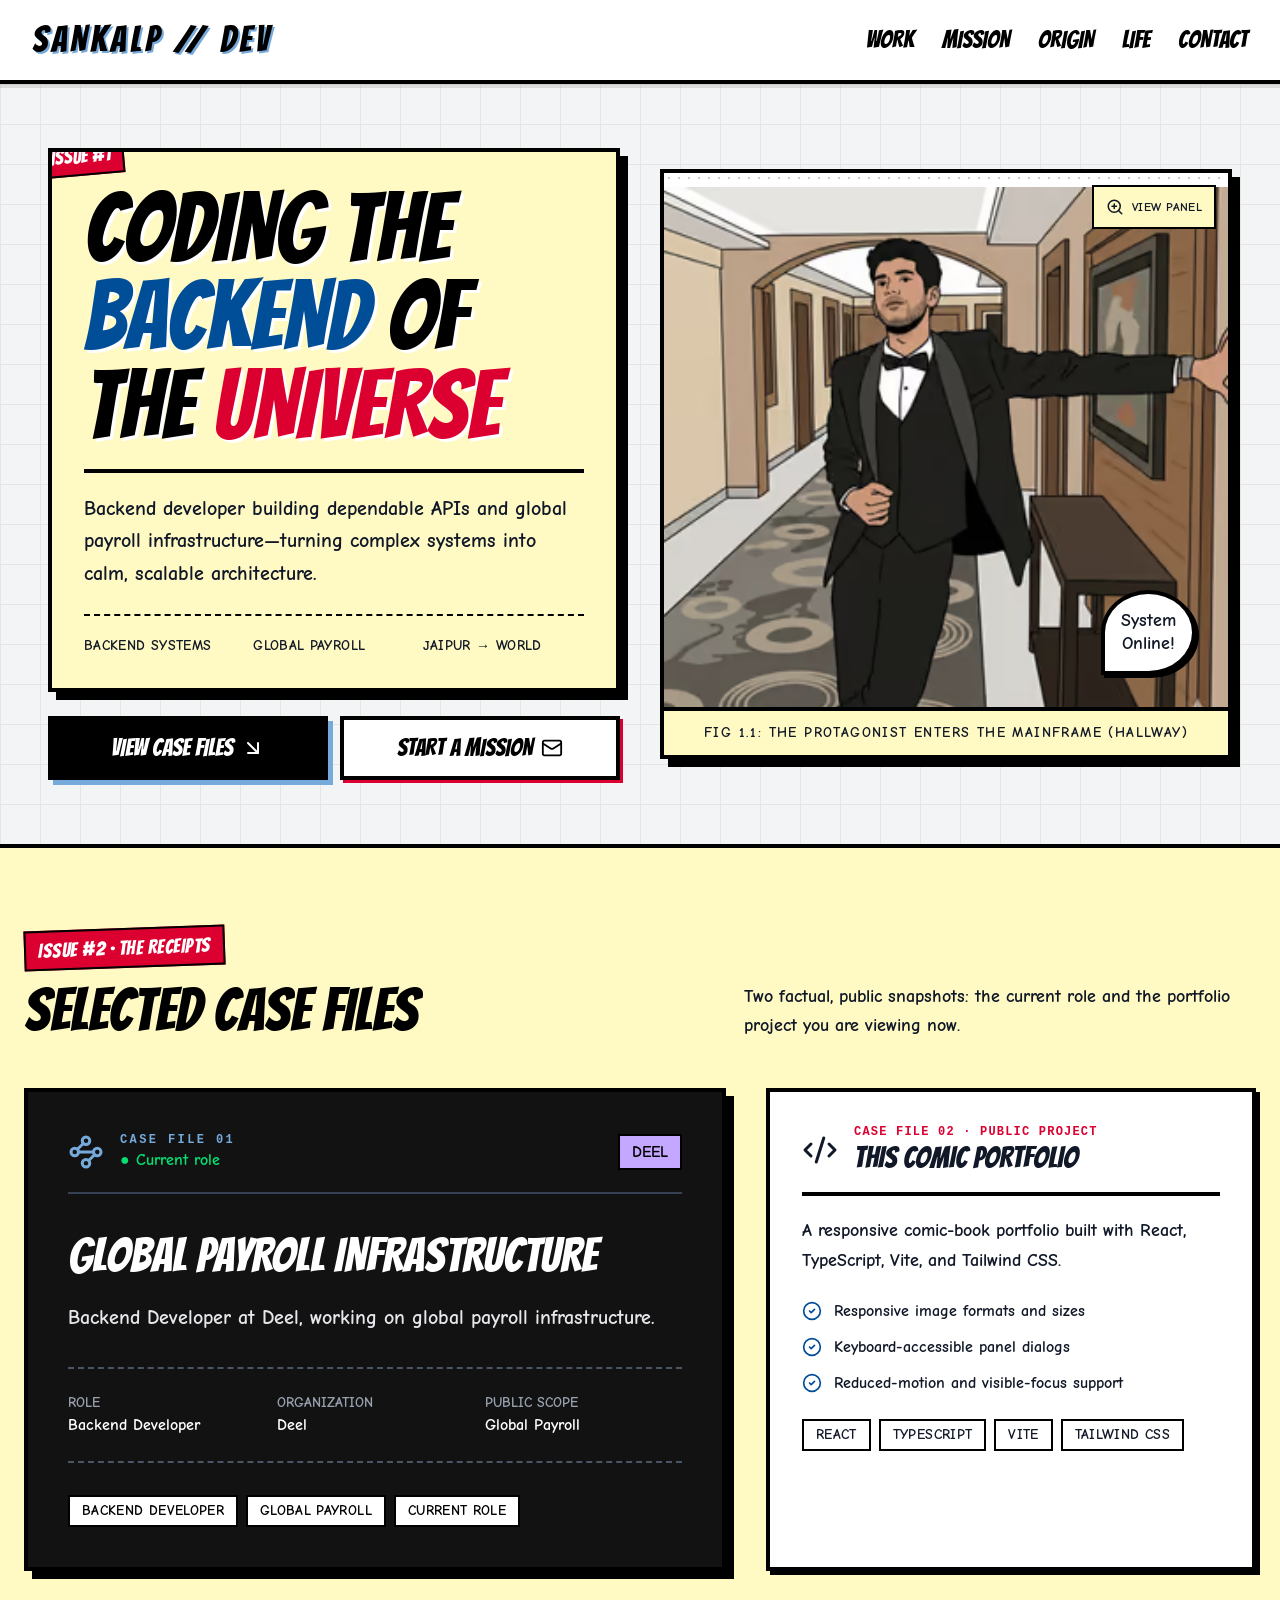
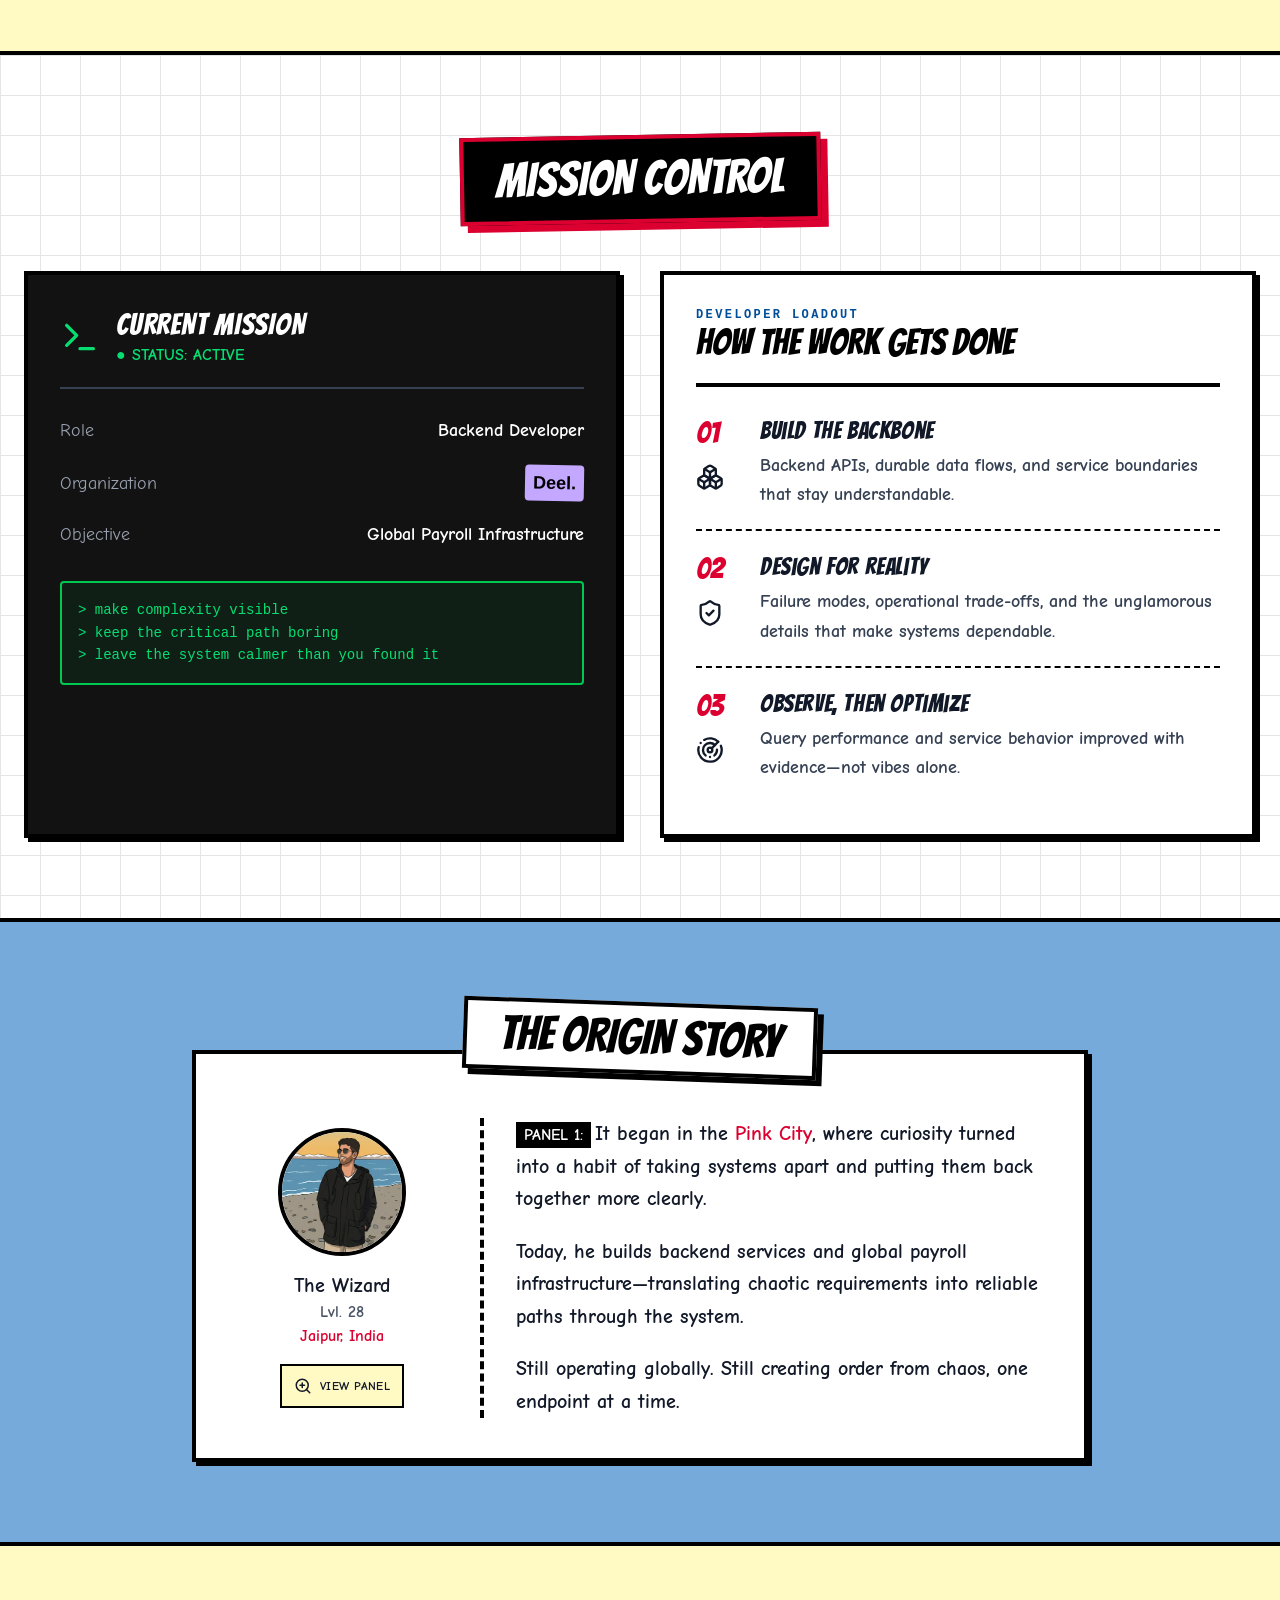
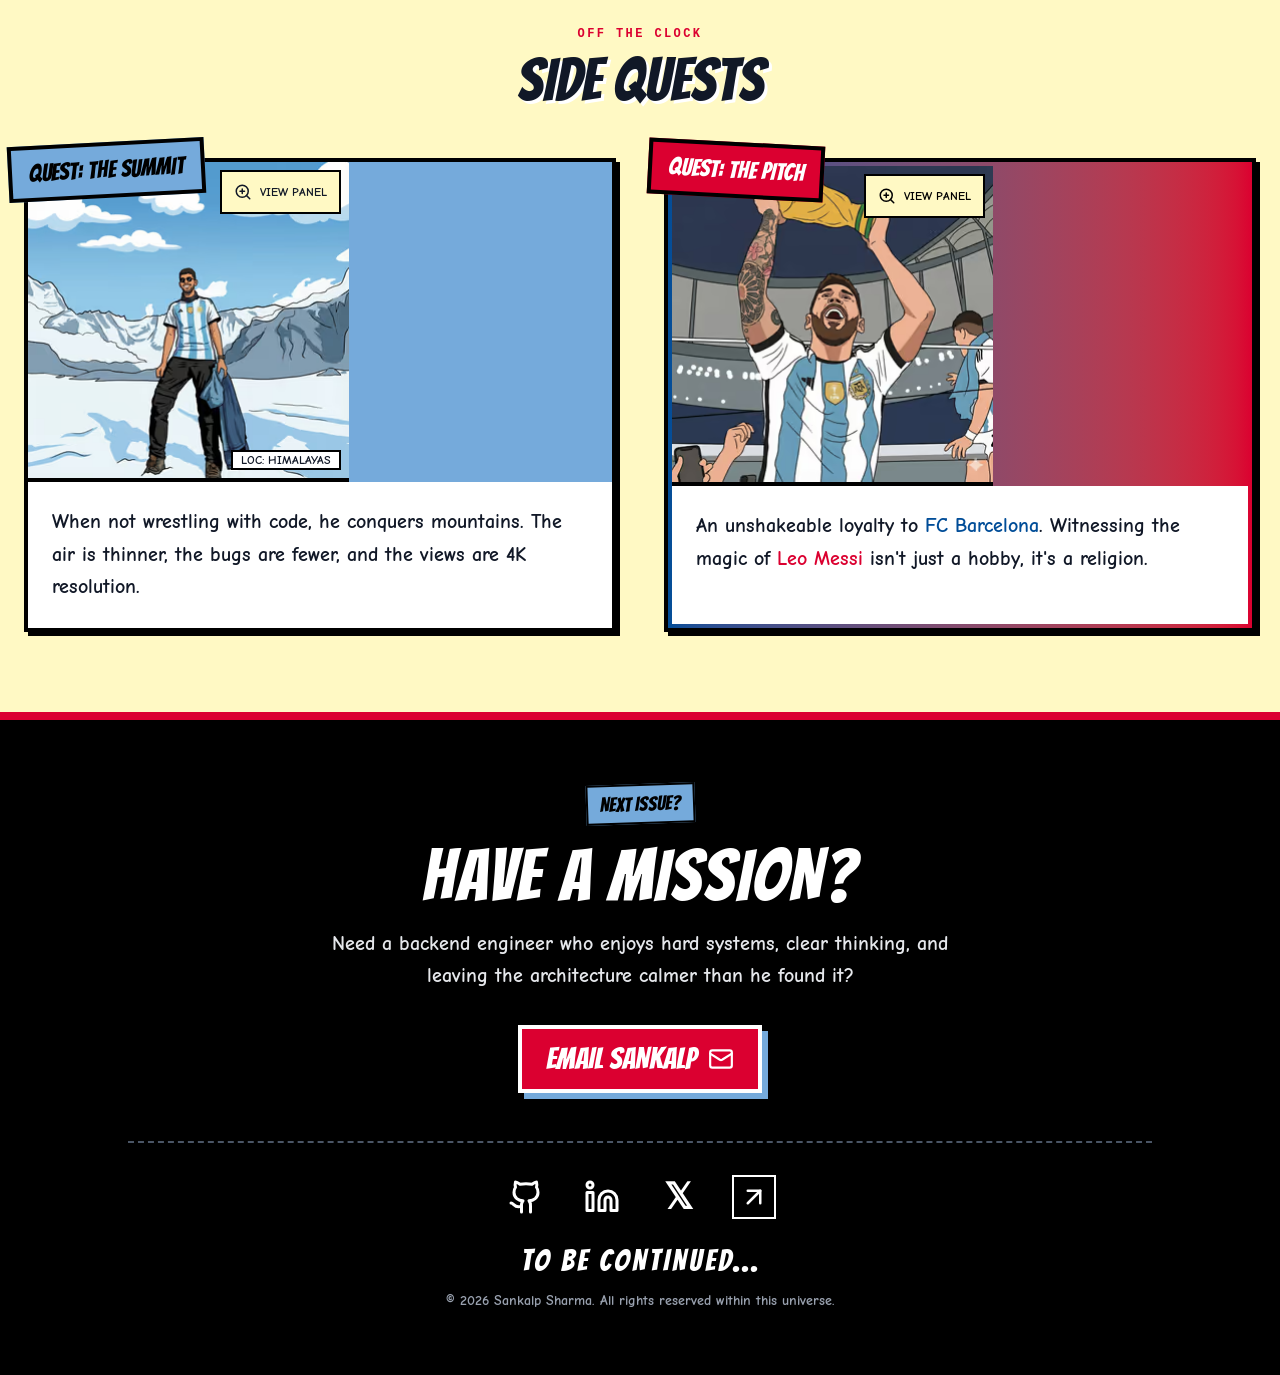
<file: index.html>
<!doctype html>
<html lang="en">
  <head>
    <meta charset="UTF-8" />
    <meta name="viewport" content="width=device-width, initial-scale=1.0" />
    <title>Sankalp Sharma — Backend Developer</title>
    <meta
      name="description"
      content="Meet Sankalp Sharma, a backend developer from Jaipur building scalable systems and global payroll infrastructure, through an interactive comic-book portfolio."
    />
    <meta name="author" content="Sankalp Sharma" />
    <meta name="theme-color" content="#DB0030" />
    <meta name="color-scheme" content="light" />
    <meta name="robots" content="index, follow" />
    <link rel="canonical" href="https://sankalp.is-a.dev/" />
    <link
      rel="icon"
      type="image/png"
      sizes="64x64"
      href="/images/favicon.png"
    />
    <link rel="apple-touch-icon" sizes="180x180" href="/images/icon-180.png" />
    <link rel="manifest" href="/site.webmanifest" />
    <link
      rel="preload"
      href="/fonts/bangers-latin-400-normal.woff2"
      as="font"
      type="font/woff2"
      crossorigin
    />
    <link
      rel="preload"
      href="/fonts/comic-neue-latin-400-normal.woff2"
      as="font"
      type="font/woff2"
      crossorigin
    />
    <link
      rel="preload"
      href="/fonts/comic-neue-latin-700-normal.woff2"
      as="font"
      type="font/woff2"
      crossorigin
    />

    <meta property="og:type" content="profile" />
    <meta property="og:site_name" content="Sankalp Sharma" />
    <meta property="og:title" content="Sankalp Sharma — Backend Developer" />
    <meta
      property="og:description"
      content="An interactive comic-book portfolio about backend development, scalable architecture, and life beyond the terminal."
    />
    <meta property="og:url" content="https://sankalp.is-a.dev/" />
    <meta
      property="og:image"
      content="https://sankalp.is-a.dev/images/social-preview.jpg"
    />
    <meta property="og:image:width" content="1200" />
    <meta property="og:image:height" content="630" />
    <meta
      property="og:image:alt"
      content="Sankalp Sharma's comic-book backend developer portfolio"
    />
    <meta property="profile:first_name" content="Sankalp" />
    <meta property="profile:last_name" content="Sharma" />

    <meta name="twitter:card" content="summary_large_image" />
    <meta name="twitter:creator" content="@sankalp443" />
    <meta name="twitter:title" content="Sankalp Sharma — Backend Developer" />
    <meta
      name="twitter:description"
      content="Coding the backend of the universe—one scalable system at a time."
    />
    <meta
      name="twitter:image"
      content="https://sankalp.is-a.dev/images/social-preview.jpg"
    />
    <meta
      name="twitter:image:alt"
      content="Sankalp Sharma's comic-book backend developer portfolio"
    />

    <script type="application/ld+json">
      {
        "@context": "https://schema.org",
        "@type": "ProfilePage",
        "@id": "https://sankalp.is-a.dev/#profile",
        "url": "https://sankalp.is-a.dev/",
        "name": "Sankalp Sharma — Backend Developer",
        "description": "Comic-book portfolio of Sankalp Sharma, a backend developer from Jaipur, India.",
        "mainEntity": {
          "@type": "Person",
          "@id": "https://sankalp.is-a.dev/#sankalp-sharma",
          "name": "Sankalp Sharma",
          "url": "https://sankalp.is-a.dev/",
          "image": "https://sankalp.is-a.dev/images/optimized/hero-wizard-960.webp",
          "jobTitle": "Backend Developer",
          "homeLocation": {
            "@type": "Place",
            "name": "Jaipur, India"
          },
          "worksFor": {
            "@type": "Organization",
            "name": "Deel"
          },
          "sameAs": [
            "https://github.com/SankalpSharma7",
            "https://www.linkedin.com/in/sankalpsharma7/",
            "https://x.com/sankalp443"
          ]
        }
      }
    </script>
    <script type="module" crossorigin src="/assets/index-6yp5hFGD.js"></script>
    <link rel="stylesheet" crossorigin href="/assets/index-lYqm6nyW.css">
  </head>
  <body>
    <noscript
      >This portfolio requires JavaScript to display its interactive comic
      layout.</noscript
    >
    <div id="root"></div>
  </body>
</html>
</file>
<file: assets/index-lYqm6nyW.css>
/*! tailwindcss v4.3.3 | MIT License | https://tailwindcss.com */@layer properties{@supports (((-webkit-hyphens:none)) and (not (margin-trim:inline))) or ((-moz-orient:inline) and (not (color:rgb(from red r g b)))){*,:before,:after,::backdrop{--tw-rotate-x:initial;--tw-rotate-y:initial;--tw-rotate-z:initial;--tw-skew-x:initial;--tw-skew-y:initial;--tw-space-y-reverse:0;--tw-space-x-reverse:0;--tw-divide-y-reverse:0;--tw-border-style:solid;--tw-gradient-position:initial;--tw-gradient-from:#0000;--tw-gradient-via:#0000;--tw-gradient-to:#0000;--tw-gradient-stops:initial;--tw-gradient-via-stops:initial;--tw-gradient-from-position:0%;--tw-gradient-via-position:50%;--tw-gradient-to-position:100%;--tw-leading:initial;--tw-font-weight:initial;--tw-tracking:initial;--tw-shadow:0 0 #0000;--tw-shadow-color:initial;--tw-shadow-alpha:100%;--tw-inset-shadow:0 0 #0000;--tw-inset-shadow-color:initial;--tw-inset-shadow-alpha:100%;--tw-ring-color:initial;--tw-ring-shadow:0 0 #0000;--tw-inset-ring-color:initial;--tw-inset-ring-shadow:0 0 #0000;--tw-ring-inset:initial;--tw-ring-offset-width:0px;--tw-ring-offset-color:#fff;--tw-ring-offset-shadow:0 0 #0000;--tw-blur:initial;--tw-brightness:initial;--tw-contrast:initial;--tw-grayscale:initial;--tw-hue-rotate:initial;--tw-invert:initial;--tw-opacity:initial;--tw-saturate:initial;--tw-sepia:initial;--tw-drop-shadow:initial;--tw-drop-shadow-color:initial;--tw-drop-shadow-alpha:100%;--tw-drop-shadow-size:initial;--tw-backdrop-blur:initial;--tw-backdrop-brightness:initial;--tw-backdrop-contrast:initial;--tw-backdrop-grayscale:initial;--tw-backdrop-hue-rotate:initial;--tw-backdrop-invert:initial;--tw-backdrop-opacity:initial;--tw-backdrop-saturate:initial;--tw-backdrop-sepia:initial;--tw-duration:initial;--tw-ease:initial;--tw-scale-x:1;--tw-scale-y:1;--tw-scale-z:1;--tw-translate-x:0;--tw-translate-y:0;--tw-translate-z:0;--tw-outline-style:solid}}}@layer theme{:root,:host{--font-sans:-apple-system, BlinkMacSystemFont, "Segoe UI", Roboto, "Helvetica Neue", "Noto Sans", Arial, sans-serif, "Apple Color Emoji", "Segoe UI Emoji", "Segoe UI Symbol", "Noto Color Emoji";--font-mono:ui-monospace, SFMono-Regular, Menlo, Monaco, Consolas, "Liberation Mono", "Courier New", monospace;--color-green-400:oklch(79.2% .209 151.711);--color-green-500:oklch(72.3% .219 149.579);--color-green-900:oklch(39.3% .095 152.535);--color-gray-100:oklch(96.7% .003 264.542);--color-gray-200:oklch(92.8% .006 264.531);--color-gray-300:oklch(87.2% .01 258.338);--color-gray-400:oklch(70.7% .022 261.325);--color-gray-600:oklch(44.6% .03 256.802);--color-gray-700:oklch(37.3% .034 259.733);--color-gray-900:oklch(21% .034 264.665);--color-black:#000;--color-white:#fff;--spacing:.25rem;--container-lg:32rem;--container-2xl:42rem;--container-4xl:56rem;--container-5xl:64rem;--container-7xl:80rem;--text-xs:.75rem;--text-xs--line-height:calc(1 / .75);--text-sm:.875rem;--text-sm--line-height:calc(1.25 / .875);--text-base:1rem;--text-base--line-height: 1.5 ;--text-lg:1.125rem;--text-lg--line-height:calc(1.75 / 1.125);--text-xl:1.25rem;--text-xl--line-height:calc(1.75 / 1.25);--text-2xl:1.5rem;--text-2xl--line-height:calc(2 / 1.5);--text-3xl:1.875rem;--text-3xl--line-height: 1.2 ;--text-4xl:2.25rem;--text-4xl--line-height:calc(2.5 / 2.25);--text-5xl:3rem;--text-5xl--line-height:1;--text-6xl:3.75rem;--text-6xl--line-height:1;--text-7xl:4.5rem;--text-7xl--line-height:1;--text-8xl:6rem;--text-8xl--line-height:1;--font-weight-bold:700;--tracking-wide:.025em;--tracking-widest:.1em;--leading-tight:1.25;--leading-relaxed:1.625;--radius-sm:.25rem;--ease-in-out:cubic-bezier(.4, 0, .2, 1);--blur-sm:8px;--default-transition-duration:.15s;--default-transition-timing-function:cubic-bezier(.4, 0, .2, 1);--default-font-family:var(--font-sans);--default-mono-font-family:var(--font-mono)}}@layer base{*,:after,:before,::backdrop{box-sizing:border-box;border:0 solid;margin:0;padding:0}::file-selector-button{box-sizing:border-box;border:0 solid;margin:0;padding:0}html,:host{-webkit-text-size-adjust:100%;-moz-tab-size:4;tab-size:4;line-height:1.5;font-family:var(--default-font-family,-apple-system, BlinkMacSystemFont, "Segoe UI", Roboto, "Helvetica Neue", "Noto Sans", Arial, sans-serif, "Apple Color Emoji", "Segoe UI Emoji", "Segoe UI Symbol", "Noto Color Emoji");font-feature-settings:var(--default-font-feature-settings,normal);font-variation-settings:var(--default-font-variation-settings,normal);-webkit-tap-highlight-color:transparent}hr{height:0;color:inherit;border-top-width:1px}abbr:where([title]){-webkit-text-decoration:underline dotted;text-decoration:underline dotted}h1,h2,h3,h4,h5,h6{font-size:inherit;font-weight:inherit}a{color:inherit;-webkit-text-decoration:inherit;text-decoration:inherit}b,strong{font-weight:bolder}code,kbd,samp,pre{font-family:var(--default-mono-font-family,ui-monospace, SFMono-Regular, Menlo, Monaco, Consolas, "Liberation Mono", "Courier New", monospace);font-feature-settings:var(--default-mono-font-feature-settings,normal);font-variation-settings:var(--default-mono-font-variation-settings,normal);font-size:1em}small{font-size:80%}sub,sup{vertical-align:baseline;font-size:75%;line-height:0;position:relative}sub{bottom:-.25em}sup{top:-.5em}table{text-indent:0;border-color:inherit;border-collapse:collapse}:-moz-focusring:where(:not(iframe)){outline:auto}progress{vertical-align:baseline}summary{display:list-item}ol,ul,menu{list-style:none}img,svg,video,canvas,audio,iframe,embed,object{vertical-align:middle;display:block}img,video{max-width:100%;height:auto}button,input,select,optgroup,textarea{font:inherit;font-feature-settings:inherit;font-variation-settings:inherit;letter-spacing:inherit;color:inherit;opacity:1;background-color:#0000;border-radius:0}::file-selector-button{font:inherit;font-feature-settings:inherit;font-variation-settings:inherit;letter-spacing:inherit;color:inherit;opacity:1;background-color:#0000;border-radius:0}:where(select:is([multiple],[size])) optgroup{font-weight:bolder}:where(select:is([multiple],[size])) optgroup option{padding-inline-start:20px}::file-selector-button{margin-inline-end:4px}::placeholder{opacity:1}@supports (not ((-webkit-appearance:-apple-pay-button))) or (contain-intrinsic-size:1px){::placeholder{color:currentColor}@supports (color:color-mix(in lab,red,red)){::placeholder{color:color-mix(in oklab,currentcolor 50%,transparent)}}}textarea{resize:vertical}::-webkit-search-decoration{-webkit-appearance:none}::-webkit-date-and-time-value{min-height:1lh;text-align:inherit}::-webkit-datetime-edit{display:inline-flex}::-webkit-datetime-edit-fields-wrapper{padding:0}::-webkit-datetime-edit{padding-block:0}::-webkit-datetime-edit-year-field{padding-block:0}::-webkit-datetime-edit-month-field{padding-block:0}::-webkit-datetime-edit-day-field{padding-block:0}::-webkit-datetime-edit-hour-field{padding-block:0}::-webkit-datetime-edit-minute-field{padding-block:0}::-webkit-datetime-edit-second-field{padding-block:0}::-webkit-datetime-edit-millisecond-field{padding-block:0}::-webkit-datetime-edit-meridiem-field{padding-block:0}::-webkit-calendar-picker-indicator{line-height:1}:-moz-ui-invalid{box-shadow:none}button,input:where([type=button],[type=reset],[type=submit]){-webkit-appearance:button;-moz-appearance:button;appearance:button}::file-selector-button{-webkit-appearance:button;-moz-appearance:button;appearance:button}::-webkit-inner-spin-button{height:auto}::-webkit-outer-spin-button{height:auto}[hidden]:where(:not([hidden=until-found])){display:none!important}}@layer components;@layer utilities{.pointer-events-none{pointer-events:none}.visible{visibility:visible}.absolute{position:absolute}.fixed{position:fixed}.relative{position:relative}.sticky{position:sticky}.inset-0{top:0;right:0;bottom:0;left:0}.-top-3{top:calc(var(--spacing) * -3)}.-top-4{top:calc(var(--spacing) * -4)}.-top-6{top:calc(var(--spacing) * -6)}.top-0{top:0}.top-2{top:calc(var(--spacing) * 2)}.top-3{top:calc(var(--spacing) * 3)}.top-4{top:calc(var(--spacing) * 4)}.-right-2{right:calc(var(--spacing) * -2)}.right-0{right:0}.right-2{right:calc(var(--spacing) * 2)}.right-3{right:calc(var(--spacing) * 3)}.right-5{right:calc(var(--spacing) * 5)}.bottom-0{bottom:0}.bottom-2{bottom:calc(var(--spacing) * 2)}.bottom-20{bottom:calc(var(--spacing) * 20)}.-left-2{left:calc(var(--spacing) * -2)}.-left-4{left:calc(var(--spacing) * -4)}.left-0{left:0}.left-4{left:calc(var(--spacing) * 4)}.z-0{z-index:0}.z-10{z-index:10}.z-20{z-index:20}.z-50{z-index:50}.z-\[100\]{z-index:100}.container{width:100%}@media(min-width:40rem){.container{max-width:40rem}}@media(min-width:48rem){.container{max-width:48rem}}@media(min-width:64rem){.container{max-width:64rem}}@media(min-width:80rem){.container{max-width:80rem}}@media(min-width:96rem){.container{max-width:96rem}}.mx-auto{margin-inline:auto}.mt-0\.5{margin-top:calc(var(--spacing) * .5)}.mt-3{margin-top:calc(var(--spacing) * 3)}.mt-4{margin-top:calc(var(--spacing) * 4)}.mt-6{margin-top:calc(var(--spacing) * 6)}.mt-8{margin-top:calc(var(--spacing) * 8)}.mr-1{margin-right:var(--spacing)}.mr-4{margin-right:calc(var(--spacing) * 4)}.-mb-6{margin-bottom:calc(var(--spacing) * -6)}.mb-1{margin-bottom:var(--spacing)}.mb-2{margin-bottom:calc(var(--spacing) * 2)}.mb-3{margin-bottom:calc(var(--spacing) * 3)}.mb-4{margin-bottom:calc(var(--spacing) * 4)}.mb-5{margin-bottom:calc(var(--spacing) * 5)}.mb-6{margin-bottom:calc(var(--spacing) * 6)}.mb-7{margin-bottom:calc(var(--spacing) * 7)}.mb-8{margin-bottom:calc(var(--spacing) * 8)}.mb-12{margin-bottom:calc(var(--spacing) * 12)}.block{display:block}.contents{display:contents}.flex{display:flex}.grid{display:grid}.hidden{display:none}.inline-block{display:inline-block}.inline-flex{display:inline-flex}.h-1{height:var(--spacing)}.h-20{height:calc(var(--spacing) * 20)}.h-28{height:calc(var(--spacing) * 28)}.h-64{height:calc(var(--spacing) * 64)}.h-full{height:100%}.max-h-\[70vh\]{max-height:70vh}.max-h-\[90vh\]{max-height:90vh}.max-h-full{max-height:100%}.min-h-11{min-height:calc(var(--spacing) * 11)}.min-h-14{min-height:calc(var(--spacing) * 14)}.min-h-\[200px\]{min-height:200px}.min-h-\[300px\]{min-height:300px}.min-h-screen{min-height:100vh}.w-28{width:calc(var(--spacing) * 28)}.w-fit{width:fit-content}.w-full{width:100%}.max-w-2xl{max-width:var(--container-2xl)}.max-w-4xl{max-width:var(--container-4xl)}.max-w-5xl{max-width:var(--container-5xl)}.max-w-7xl{max-width:var(--container-7xl)}.max-w-lg{max-width:var(--container-lg)}.min-w-11{min-width:calc(var(--spacing) * 11)}.flex-shrink-0,.shrink-0{flex-shrink:0}.flex-grow{flex-grow:1}.rotate-1{rotate:1deg}.rotate-2{rotate:2deg}.rotate-\[-1deg\]{rotate:-1deg}.rotate-\[-2deg\]{rotate:-2deg}.rotate-\[-3deg\]{rotate:-3deg}.rotate-\[-5deg\]{rotate:-5deg}.rotate-\[3deg\]{rotate:3deg}.transform{transform:var(--tw-rotate-x,) var(--tw-rotate-y,) var(--tw-rotate-z,) var(--tw-skew-x,) var(--tw-skew-y,)}.cursor-pointer{cursor:pointer}.appearance-none{-webkit-appearance:none;-moz-appearance:none;appearance:none}.grid-cols-1{grid-template-columns:repeat(1,minmax(0,1fr))}.grid-cols-2{grid-template-columns:repeat(2,minmax(0,1fr))}.grid-cols-3{grid-template-columns:repeat(3,minmax(0,1fr))}.grid-cols-\[3rem_1fr\]{grid-template-columns:3rem 1fr}.flex-col{flex-direction:column}.flex-wrap{flex-wrap:wrap}.items-center{align-items:center}.items-stretch{align-items:stretch}.justify-between{justify-content:space-between}.justify-center{justify-content:center}.gap-1{gap:var(--spacing)}.gap-2{gap:calc(var(--spacing) * 2)}.gap-3{gap:calc(var(--spacing) * 3)}.gap-4{gap:calc(var(--spacing) * 4)}.gap-5{gap:calc(var(--spacing) * 5)}.gap-6{gap:calc(var(--spacing) * 6)}.gap-7{gap:calc(var(--spacing) * 7)}.gap-8{gap:calc(var(--spacing) * 8)}:where(.space-y-1>:not(:last-child)){--tw-space-y-reverse:0;margin-block-start:calc(var(--spacing) * var(--tw-space-y-reverse));margin-block-end:calc(var(--spacing) * calc(1 - var(--tw-space-y-reverse)))}:where(.space-y-3>:not(:last-child)){--tw-space-y-reverse:0;margin-block-start:calc(calc(var(--spacing) * 3) * var(--tw-space-y-reverse));margin-block-end:calc(calc(var(--spacing) * 3) * calc(1 - var(--tw-space-y-reverse)))}:where(.space-x-5>:not(:last-child)){--tw-space-x-reverse:0;margin-inline-start:calc(calc(var(--spacing) * 5) * var(--tw-space-x-reverse));margin-inline-end:calc(calc(var(--spacing) * 5) * calc(1 - var(--tw-space-x-reverse)))}:where(.divide-y-2>:not(:last-child)){--tw-divide-y-reverse:0;border-bottom-style:var(--tw-border-style);border-top-style:var(--tw-border-style);border-top-width:calc(2px * var(--tw-divide-y-reverse));border-bottom-width:calc(2px * calc(1 - var(--tw-divide-y-reverse)))}:where(.divide-dashed>:not(:last-child)){--tw-border-style:dashed;border-style:dashed}:where(.divide-black>:not(:last-child)){border-color:var(--color-black)}.overflow-hidden{overflow:hidden}.rounded{border-radius:.25rem}.rounded-\[50\%\]{border-radius:50%}.rounded-full{border-radius:3.40282e38px}.rounded-sm{border-radius:var(--radius-sm)}.rounded-bl-none{border-bottom-left-radius:0}.border-2{border-style:var(--tw-border-style);border-width:2px}.border-4{border-style:var(--tw-border-style);border-width:4px}.border-y-2{border-block-style:var(--tw-border-style);border-block-width:2px}.border-y-4{border-block-style:var(--tw-border-style);border-block-width:4px}.border-t-2{border-top-style:var(--tw-border-style);border-top-width:2px}.border-t-4{border-top-style:var(--tw-border-style);border-top-width:4px}.border-t-8{border-top-style:var(--tw-border-style);border-top-width:8px}.border-b-2{border-bottom-style:var(--tw-border-style);border-bottom-width:2px}.border-b-4{border-bottom-style:var(--tw-border-style);border-bottom-width:4px}.border-dashed{--tw-border-style:dashed;border-style:dashed}.border-\[\#DB0030\]{border-color:#db0030}.border-black{border-color:var(--color-black)}.border-gray-600{border-color:var(--color-gray-600)}.border-gray-700{border-color:var(--color-gray-700)}.border-green-500{border-color:var(--color-green-500)}.border-white{border-color:var(--color-white)}.bg-\[\#004D98\]{background-color:#004d98}.bg-\[\#75AADB\]{background-color:#75aadb}.bg-\[\#121212\]{background-color:#121212}.bg-\[\#C4A8FF\]{background-color:#c4a8ff}.bg-\[\#DB0030\]{background-color:#db0030}.bg-\[\#FFF9C4\]{background-color:#fff9c4}.bg-black{background-color:var(--color-black)}.bg-black\/80{background-color:#000c}@supports (color:color-mix(in lab,red,red)){.bg-black\/80{background-color:color-mix(in oklab,var(--color-black) 80%,transparent)}}.bg-gray-100{background-color:var(--color-gray-100)}.bg-gray-200{background-color:var(--color-gray-200)}.bg-green-900\/20{background-color:#0d542b33}@supports (color:color-mix(in lab,red,red)){.bg-green-900\/20{background-color:color-mix(in oklab,var(--color-green-900) 20%,transparent)}}.bg-white{background-color:var(--color-white)}.bg-gradient-to-r{--tw-gradient-position:to right in oklab;background-image:linear-gradient(var(--tw-gradient-stops))}.from-\[\#004D98\]{--tw-gradient-from:#004d98;--tw-gradient-stops:var(--tw-gradient-via-stops,var(--tw-gradient-position), var(--tw-gradient-from) var(--tw-gradient-from-position), var(--tw-gradient-to) var(--tw-gradient-to-position))}.to-\[\#DB0030\]{--tw-gradient-to:#db0030;--tw-gradient-stops:var(--tw-gradient-via-stops,var(--tw-gradient-position), var(--tw-gradient-from) var(--tw-gradient-from-position), var(--tw-gradient-to) var(--tw-gradient-to-position))}.object-contain{object-fit:contain}.object-cover{object-fit:cover}.object-top{object-position:top}.p-1{padding:var(--spacing)}.p-2{padding:calc(var(--spacing) * 2)}.p-3{padding:calc(var(--spacing) * 3)}.p-4{padding:calc(var(--spacing) * 4)}.p-5{padding:calc(var(--spacing) * 5)}.p-6{padding:calc(var(--spacing) * 6)}.px-2{padding-inline:calc(var(--spacing) * 2)}.px-3{padding-inline:calc(var(--spacing) * 3)}.px-4{padding-inline:calc(var(--spacing) * 4)}.px-5{padding-inline:calc(var(--spacing) * 5)}.px-6{padding-inline:calc(var(--spacing) * 6)}.py-1{padding-block:var(--spacing)}.py-2{padding-block:calc(var(--spacing) * 2)}.py-3{padding-block:calc(var(--spacing) * 3)}.py-5{padding-block:calc(var(--spacing) * 5)}.py-6{padding-block:calc(var(--spacing) * 6)}.py-8{padding-block:calc(var(--spacing) * 8)}.py-12{padding-block:calc(var(--spacing) * 12)}.py-14{padding-block:calc(var(--spacing) * 14)}.py-16{padding-block:calc(var(--spacing) * 16)}.pt-2{padding-top:calc(var(--spacing) * 2)}.pt-4{padding-top:calc(var(--spacing) * 4)}.pt-5{padding-top:calc(var(--spacing) * 5)}.pt-8{padding-top:calc(var(--spacing) * 8)}.pt-12{padding-top:calc(var(--spacing) * 12)}.pb-3{padding-bottom:calc(var(--spacing) * 3)}.pb-4{padding-bottom:calc(var(--spacing) * 4)}.pb-5{padding-bottom:calc(var(--spacing) * 5)}.pb-7{padding-bottom:calc(var(--spacing) * 7)}.text-center{text-align:center}.text-left{text-align:left}.font-\[\'Bangers\'\]{font-family:Bangers}.font-\[\'Comic_Neue\'\]{font-family:Comic Neue}.font-mono{font-family:var(--font-mono)}.font-sans{font-family:var(--font-sans)}.text-2xl{font-size:var(--text-2xl);line-height:var(--tw-leading,var(--text-2xl--line-height))}.text-3xl{font-size:var(--text-3xl);line-height:var(--tw-leading,var(--text-3xl--line-height))}.text-4xl{font-size:var(--text-4xl);line-height:var(--tw-leading,var(--text-4xl--line-height))}.text-5xl{font-size:var(--text-5xl);line-height:var(--tw-leading,var(--text-5xl--line-height))}.text-base{font-size:var(--text-base);line-height:var(--tw-leading,var(--text-base--line-height))}.text-lg{font-size:var(--text-lg);line-height:var(--tw-leading,var(--text-lg--line-height))}.text-sm{font-size:var(--text-sm);line-height:var(--tw-leading,var(--text-sm--line-height))}.text-xl{font-size:var(--text-xl);line-height:var(--tw-leading,var(--text-xl--line-height))}.text-xs{font-size:var(--text-xs);line-height:var(--tw-leading,var(--text-xs--line-height))}.leading-\[0\.92\]{--tw-leading:.92;line-height:.92}.leading-none{--tw-leading:1;line-height:1}.leading-relaxed{--tw-leading:var(--leading-relaxed);line-height:var(--leading-relaxed)}.leading-tight{--tw-leading:var(--leading-tight);line-height:var(--leading-tight)}.font-bold{--tw-font-weight:var(--font-weight-bold);font-weight:var(--font-weight-bold)}.tracking-\[0\.2em\]{--tw-tracking:.2em;letter-spacing:.2em}.tracking-wide{--tw-tracking:var(--tracking-wide);letter-spacing:var(--tracking-wide)}.tracking-widest{--tw-tracking:var(--tracking-widest);letter-spacing:var(--tracking-widest)}.whitespace-nowrap{white-space:nowrap}.text-\[\#004D98\]{color:#004d98}.text-\[\#75AADB\]{color:#75aadb}.text-\[\#DB0030\]{color:#db0030}.text-black{color:var(--color-black)}.text-gray-200{color:var(--color-gray-200)}.text-gray-300{color:var(--color-gray-300)}.text-gray-400{color:var(--color-gray-400)}.text-gray-600{color:var(--color-gray-600)}.text-gray-700{color:var(--color-gray-700)}.text-gray-900{color:var(--color-gray-900)}.text-green-400{color:var(--color-green-400)}.text-white{color:var(--color-white)}.uppercase{text-transform:uppercase}.decoration-4{text-decoration-thickness:4px}.underline-offset-4{text-underline-offset:4px}.opacity-20{opacity:.2}.shadow{--tw-shadow:0 1px 3px 0 var(--tw-shadow-color,#0000001a), 0 1px 2px -1px var(--tw-shadow-color,#0000001a);box-shadow:var(--tw-inset-shadow),var(--tw-inset-ring-shadow),var(--tw-ring-offset-shadow),var(--tw-ring-shadow),var(--tw-shadow)}.shadow-\[0px_4px_0px_0px_rgba\(0\,0\,0\,0\.1\)\]{--tw-shadow:0px 4px 0px 0px var(--tw-shadow-color,#0000001a);box-shadow:var(--tw-inset-shadow),var(--tw-inset-ring-shadow),var(--tw-ring-offset-shadow),var(--tw-ring-shadow),var(--tw-shadow)}.shadow-\[3px_3px_0px_0px_\#DB0030\]{--tw-shadow:3px 3px 0px 0px var(--tw-shadow-color,#db0030);box-shadow:var(--tw-inset-shadow),var(--tw-inset-ring-shadow),var(--tw-ring-offset-shadow),var(--tw-ring-shadow),var(--tw-shadow)}.shadow-\[3px_3px_0px_0px_black\]{--tw-shadow:3px 3px 0px 0px var(--tw-shadow-color,black);box-shadow:var(--tw-inset-shadow),var(--tw-inset-ring-shadow),var(--tw-ring-offset-shadow),var(--tw-ring-shadow),var(--tw-shadow)}.shadow-\[4px_4px_0px_0px_rgba\(0\,0\,0\,0\.5\)\]{--tw-shadow:4px 4px 0px 0px var(--tw-shadow-color,#00000080);box-shadow:var(--tw-inset-shadow),var(--tw-inset-ring-shadow),var(--tw-ring-offset-shadow),var(--tw-ring-shadow),var(--tw-shadow)}.shadow-\[4px_4px_0px_0px_rgba\(0\,0\,0\,1\)\]{--tw-shadow:4px 4px 0px 0px var(--tw-shadow-color,#000);box-shadow:var(--tw-inset-shadow),var(--tw-inset-ring-shadow),var(--tw-ring-offset-shadow),var(--tw-ring-shadow),var(--tw-shadow)}.shadow-\[5px_5px_0px_0px_\#75AADB\]{--tw-shadow:5px 5px 0px 0px var(--tw-shadow-color,#75aadb);box-shadow:var(--tw-inset-shadow),var(--tw-inset-ring-shadow),var(--tw-ring-offset-shadow),var(--tw-ring-shadow),var(--tw-shadow)}.shadow-\[6px_6px_0px_0px_\#75AADB\]{--tw-shadow:6px 6px 0px 0px var(--tw-shadow-color,#75aadb);box-shadow:var(--tw-inset-shadow),var(--tw-inset-ring-shadow),var(--tw-ring-offset-shadow),var(--tw-ring-shadow),var(--tw-shadow)}.shadow-\[6px_6px_0px_0px_rgba\(0\,0\,0\,1\)\]{--tw-shadow:6px 6px 0px 0px var(--tw-shadow-color,#000);box-shadow:var(--tw-inset-shadow),var(--tw-inset-ring-shadow),var(--tw-ring-offset-shadow),var(--tw-ring-shadow),var(--tw-shadow)}.shadow-\[7px_7px_0px_0px_\#DB0030\]{--tw-shadow:7px 7px 0px 0px var(--tw-shadow-color,#db0030);box-shadow:var(--tw-inset-shadow),var(--tw-inset-ring-shadow),var(--tw-ring-offset-shadow),var(--tw-ring-shadow),var(--tw-shadow)}.shadow-\[8px_8px_0px_0px_rgba\(0\,0\,0\,1\)\]{--tw-shadow:8px 8px 0px 0px var(--tw-shadow-color,#000);box-shadow:var(--tw-inset-shadow),var(--tw-inset-ring-shadow),var(--tw-ring-offset-shadow),var(--tw-ring-shadow),var(--tw-shadow)}.shadow-\[16px_16px_0px_0px_rgba\(0\,0\,0\,1\)\]{--tw-shadow:16px 16px 0px 0px var(--tw-shadow-color,#000);box-shadow:var(--tw-inset-shadow),var(--tw-inset-ring-shadow),var(--tw-ring-offset-shadow),var(--tw-ring-shadow),var(--tw-shadow)}.drop-shadow-\[3px_3px_0px_rgba\(255\,255\,255\,1\)\]{--tw-drop-shadow-size:drop-shadow(3px 3px 0px var(--tw-drop-shadow-color,#fff));--tw-drop-shadow:var(--tw-drop-shadow-size);filter:var(--tw-blur,) var(--tw-brightness,) var(--tw-contrast,) var(--tw-grayscale,) var(--tw-hue-rotate,) var(--tw-invert,) var(--tw-saturate,) var(--tw-sepia,) var(--tw-drop-shadow,)}.drop-shadow-\[3px_3px_0px_white\]{--tw-drop-shadow-size:drop-shadow(3px 3px 0px var(--tw-drop-shadow-color,white));--tw-drop-shadow:var(--tw-drop-shadow-size);filter:var(--tw-blur,) var(--tw-brightness,) var(--tw-contrast,) var(--tw-grayscale,) var(--tw-hue-rotate,) var(--tw-invert,) var(--tw-saturate,) var(--tw-sepia,) var(--tw-drop-shadow,)}.grayscale-\[20\%\]{--tw-grayscale:grayscale(20%);filter:var(--tw-blur,) var(--tw-brightness,) var(--tw-contrast,) var(--tw-grayscale,) var(--tw-hue-rotate,) var(--tw-invert,) var(--tw-saturate,) var(--tw-sepia,) var(--tw-drop-shadow,)}.backdrop-blur-sm{--tw-backdrop-blur:blur(var(--blur-sm));-webkit-backdrop-filter:var(--tw-backdrop-blur,) var(--tw-backdrop-brightness,) var(--tw-backdrop-contrast,) var(--tw-backdrop-grayscale,) var(--tw-backdrop-hue-rotate,) var(--tw-backdrop-invert,) var(--tw-backdrop-opacity,) var(--tw-backdrop-saturate,) var(--tw-backdrop-sepia,);backdrop-filter:var(--tw-backdrop-blur,) var(--tw-backdrop-brightness,) var(--tw-backdrop-contrast,) var(--tw-backdrop-grayscale,) var(--tw-backdrop-hue-rotate,) var(--tw-backdrop-invert,) var(--tw-backdrop-opacity,) var(--tw-backdrop-saturate,) var(--tw-backdrop-sepia,)}.transition-all{transition-property:all;transition-timing-function:var(--tw-ease,var(--default-transition-timing-function));transition-duration:var(--tw-duration,var(--default-transition-duration))}.transition-colors{transition-property:color,background-color,border-color,outline-color,text-decoration-color,fill,stroke,--tw-gradient-from,--tw-gradient-via,--tw-gradient-to;transition-timing-function:var(--tw-ease,var(--default-transition-timing-function));transition-duration:var(--tw-duration,var(--default-transition-duration))}.transition-transform{transition-property:transform,translate,scale,rotate;transition-timing-function:var(--tw-ease,var(--default-transition-timing-function));transition-duration:var(--tw-duration,var(--default-transition-duration))}.duration-200{--tw-duration:.2s;transition-duration:.2s}.duration-500{--tw-duration:.5s;transition-duration:.5s}.ease-in-out{--tw-ease:var(--ease-in-out);transition-timing-function:var(--ease-in-out)}.outline-none{--tw-outline-style:none;outline-style:none}@media(hover:hover){.group-hover\:scale-110:is(:where(.group):hover *){--tw-scale-x:110%;--tw-scale-y:110%;--tw-scale-z:110%;scale:var(--tw-scale-x) var(--tw-scale-y)}.group-hover\:text-\[\#DB0030\]:is(:where(.group):hover *){color:#db0030}.group-hover\:grayscale-0:is(:where(.group):hover *){--tw-grayscale:grayscale(0%);filter:var(--tw-blur,) var(--tw-brightness,) var(--tw-contrast,) var(--tw-grayscale,) var(--tw-hue-rotate,) var(--tw-invert,) var(--tw-saturate,) var(--tw-sepia,) var(--tw-drop-shadow,)}}.selection\:bg-\[\#DB0030\] ::selection{background-color:#db0030}.selection\:bg-\[\#DB0030\]::selection{background-color:#db0030}.selection\:text-white ::selection{color:var(--color-white)}.selection\:text-white::selection{color:var(--color-white)}.last\:border-0:last-child{border-style:var(--tw-border-style);border-width:0}@media(hover:hover){.hover\:-translate-y-0\.5:hover{--tw-translate-y:calc(var(--spacing) * -.5);translate:var(--tw-translate-x) var(--tw-translate-y)}.hover\:-translate-y-1:hover{--tw-translate-y:calc(var(--spacing) * -1);translate:var(--tw-translate-x) var(--tw-translate-y)}.hover\:scale-110:hover{--tw-scale-x:110%;--tw-scale-y:110%;--tw-scale-z:110%;scale:var(--tw-scale-x) var(--tw-scale-y)}.hover\:rotate-0:hover{rotate:0deg}.hover\:bg-\[\#DB0030\]:hover{background-color:#db0030}.hover\:bg-\[\#FFF9C4\]:hover{background-color:#fff9c4}.hover\:bg-black:hover{background-color:var(--color-black)}.hover\:bg-white:hover{background-color:var(--color-white)}.hover\:text-\[\#004D98\]:hover{color:#004d98}.hover\:text-\[\#75AADB\]:hover{color:#75aadb}.hover\:text-black:hover{color:var(--color-black)}.hover\:text-gray-400:hover{color:var(--color-gray-400)}.hover\:text-white:hover{color:var(--color-white)}.hover\:underline:hover{text-decoration-line:underline}.hover\:shadow-\[5px_5px_0px_0px_\#DB0030\]:hover{--tw-shadow:5px 5px 0px 0px var(--tw-shadow-color,#db0030);box-shadow:var(--tw-inset-shadow),var(--tw-inset-ring-shadow),var(--tw-ring-offset-shadow),var(--tw-ring-shadow),var(--tw-shadow)}.hover\:shadow-\[6px_6px_0px_0px_rgba\(0\,0\,0\,1\)\]:hover{--tw-shadow:6px 6px 0px 0px var(--tw-shadow-color,#000);box-shadow:var(--tw-inset-shadow),var(--tw-inset-ring-shadow),var(--tw-ring-offset-shadow),var(--tw-ring-shadow),var(--tw-shadow)}.hover\:shadow-\[8px_8px_0px_0px_\#75AADB\]:hover{--tw-shadow:8px 8px 0px 0px var(--tw-shadow-color,#75aadb);box-shadow:var(--tw-inset-shadow),var(--tw-inset-ring-shadow),var(--tw-ring-offset-shadow),var(--tw-ring-shadow),var(--tw-shadow)}.hover\:shadow-\[10px_10px_0px_0px_rgba\(0\,0\,0\,1\)\]:hover{--tw-shadow:10px 10px 0px 0px var(--tw-shadow-color,#000);box-shadow:var(--tw-inset-shadow),var(--tw-inset-ring-shadow),var(--tw-ring-offset-shadow),var(--tw-ring-shadow),var(--tw-shadow)}}.focus-visible\:outline-4:focus-visible{outline-style:var(--tw-outline-style);outline-width:4px}.focus-visible\:outline-offset-4:focus-visible{outline-offset:4px}.focus-visible\:outline-\[\#DB0030\]:focus-visible{outline-color:#db0030}.focus-visible\:outline-white:focus-visible{outline-color:var(--color-white)}@media(min-width:40rem){.sm\:-top-4{top:calc(var(--spacing) * -4)}.sm\:right-8{right:calc(var(--spacing) * 8)}.sm\:-left-4{left:calc(var(--spacing) * -4)}.sm\:mb-4{margin-bottom:calc(var(--spacing) * 4)}.sm\:mb-5{margin-bottom:calc(var(--spacing) * 5)}.sm\:mb-8{margin-bottom:calc(var(--spacing) * 8)}.sm\:mb-12{margin-bottom:calc(var(--spacing) * 12)}.sm\:flex{display:flex}.sm\:grid{display:grid}.sm\:hidden{display:none}.sm\:inline{display:inline}.sm\:h-32{height:calc(var(--spacing) * 32)}.sm\:h-72{height:calc(var(--spacing) * 72)}.sm\:min-h-\[500px\]{min-height:500px}.sm\:w-32{width:calc(var(--spacing) * 32)}.sm\:grid-cols-\[8rem_1fr\]{grid-template-columns:8rem 1fr}.sm\:items-baseline{align-items:baseline}.sm\:gap-4{gap:calc(var(--spacing) * 4)}.sm\:gap-6{gap:calc(var(--spacing) * 6)}.sm\:p-4{padding:calc(var(--spacing) * 4)}.sm\:p-6{padding:calc(var(--spacing) * 6)}.sm\:p-8{padding:calc(var(--spacing) * 8)}.sm\:px-3{padding-inline:calc(var(--spacing) * 3)}.sm\:px-5{padding-inline:calc(var(--spacing) * 5)}.sm\:px-6{padding-inline:calc(var(--spacing) * 6)}.sm\:px-8{padding-inline:calc(var(--spacing) * 8)}.sm\:py-4{padding-block:calc(var(--spacing) * 4)}.sm\:py-12{padding-block:calc(var(--spacing) * 12)}.sm\:py-16{padding-block:calc(var(--spacing) * 16)}.sm\:pt-14{padding-top:calc(var(--spacing) * 14)}.sm\:pb-5{padding-bottom:calc(var(--spacing) * 5)}.sm\:text-right{text-align:right}.sm\:text-2xl{font-size:var(--text-2xl);line-height:var(--tw-leading,var(--text-2xl--line-height))}.sm\:text-3xl{font-size:var(--text-3xl);line-height:var(--tw-leading,var(--text-3xl--line-height))}.sm\:text-4xl{font-size:var(--text-4xl);line-height:var(--tw-leading,var(--text-4xl--line-height))}.sm\:text-5xl{font-size:var(--text-5xl);line-height:var(--tw-leading,var(--text-5xl--line-height))}.sm\:text-6xl{font-size:var(--text-6xl);line-height:var(--tw-leading,var(--text-6xl--line-height))}.sm\:text-base{font-size:var(--text-base);line-height:var(--tw-leading,var(--text-base--line-height))}.sm\:text-lg{font-size:var(--text-lg);line-height:var(--tw-leading,var(--text-lg--line-height))}.sm\:text-sm{font-size:var(--text-sm);line-height:var(--tw-leading,var(--text-sm--line-height))}.sm\:text-xl{font-size:var(--text-xl);line-height:var(--tw-leading,var(--text-xl--line-height))}}@media(min-width:48rem){.md\:-top-8{top:calc(var(--spacing) * -8)}.md\:-right-8{right:calc(var(--spacing) * -8)}.md\:col-span-2{grid-column:span 2/span 2}.md\:flex{display:flex}.md\:hidden{display:none}.md\:rotate-3{rotate:3deg}.md\:grid-cols-2{grid-template-columns:repeat(2,minmax(0,1fr))}.md\:grid-cols-3{grid-template-columns:repeat(3,minmax(0,1fr))}.md\:flex-row{flex-direction:row}.md\:items-end{align-items:flex-end}.md\:justify-between{justify-content:space-between}.md\:gap-8{gap:calc(var(--spacing) * 8)}.md\:border-r-4{border-right-style:var(--tw-border-style);border-right-width:4px}.md\:border-b-0{border-bottom-style:var(--tw-border-style);border-bottom-width:0}.md\:p-8{padding:calc(var(--spacing) * 8)}.md\:p-10{padding:calc(var(--spacing) * 10)}.md\:pt-16{padding-top:calc(var(--spacing) * 16)}.md\:pr-8{padding-right:calc(var(--spacing) * 8)}.md\:pb-0{padding-bottom:0}.md\:text-3xl{font-size:var(--text-3xl);line-height:var(--tw-leading,var(--text-3xl--line-height))}.md\:text-7xl{font-size:var(--text-7xl);line-height:var(--tw-leading,var(--text-7xl--line-height))}.md\:text-xl{font-size:var(--text-xl);line-height:var(--tw-leading,var(--text-xl--line-height))}}@media(min-width:64rem){.lg\:col-span-5{grid-column:span 5/span 5}.lg\:col-span-7{grid-column:span 7/span 7}.lg\:h-80{height:calc(var(--spacing) * 80)}.lg\:min-h-\[590px\]{min-height:590px}.lg\:grid-cols-2{grid-template-columns:repeat(2,minmax(0,1fr))}.lg\:grid-cols-12{grid-template-columns:repeat(12,minmax(0,1fr))}.lg\:gap-10{gap:calc(var(--spacing) * 10)}.lg\:gap-12{gap:calc(var(--spacing) * 12)}:where(.lg\:space-x-7>:not(:last-child)){--tw-space-x-reverse:0;margin-inline-start:calc(calc(var(--spacing) * 7) * var(--tw-space-x-reverse));margin-inline-end:calc(calc(var(--spacing) * 7) * calc(1 - var(--tw-space-x-reverse)))}.lg\:p-10{padding:calc(var(--spacing) * 10)}.lg\:px-8{padding-inline:calc(var(--spacing) * 8)}.lg\:px-12{padding-inline:calc(var(--spacing) * 12)}.lg\:py-16{padding-block:calc(var(--spacing) * 16)}.lg\:py-20{padding-block:calc(var(--spacing) * 20)}.lg\:text-2xl{font-size:var(--text-2xl);line-height:var(--tw-leading,var(--text-2xl--line-height))}}@media(min-width:80rem){.xl\:text-8xl{font-size:var(--text-8xl);line-height:var(--tw-leading,var(--text-8xl--line-height))}}}@font-face{font-family:Bangers;font-style:normal;font-weight:400;font-display:swap;src:url(/fonts/bangers-latin-400-normal.woff2)format("woff2")}@font-face{font-family:Comic Neue;font-style:normal;font-weight:400;font-display:swap;src:url(/fonts/comic-neue-latin-400-normal.woff2)format("woff2")}@font-face{font-family:Comic Neue;font-style:normal;font-weight:700;font-display:swap;src:url(/fonts/comic-neue-latin-700-normal.woff2)format("woff2")}html{scroll-behavior:smooth}section[id],footer[id]{scroll-margin-top:6rem}body{color:#111827;background-color:#f3f4f6;background-image:radial-gradient(#d1d5db 1px,#0000 1px);background-size:20px 20px;margin:0;overflow-x:hidden}button,a{-webkit-tap-highlight-color:transparent}:focus-visible{outline-offset:4px;outline:4px solid #db0030}.skip-link{z-index:200;color:#000;background:#fff9c4;border:4px solid #000;padding:.75rem 1rem;font-family:Comic Neue,sans-serif;font-weight:700;transition:translate .15s;position:fixed;top:1rem;left:1rem;translate:0 -200%}.skip-link:focus{translate:0}.comic-dots{background-image:radial-gradient(#000 1.5px,#0000 1.5px);background-size:10px 10px}.diagonal-stripes{background-image:repeating-linear-gradient(45deg,#0000,#0000 5px,#000 5px,#000 8px)}::-webkit-scrollbar{width:12px}::-webkit-scrollbar-track{background:#fff;border-left:3px solid #000}::-webkit-scrollbar-thumb{background:#000;border:2px solid #fff}::-webkit-scrollbar-thumb:hover{background:#333}@media(prefers-reduced-motion:reduce){html{scroll-behavior:auto}*,:before,:after{scroll-behavior:auto!important;transition-duration:.01ms!important;animation-duration:.01ms!important;animation-iteration-count:1!important}}@property --tw-rotate-x{syntax:"*";inherits:false}@property --tw-rotate-y{syntax:"*";inherits:false}@property --tw-rotate-z{syntax:"*";inherits:false}@property --tw-skew-x{syntax:"*";inherits:false}@property --tw-skew-y{syntax:"*";inherits:false}@property --tw-space-y-reverse{syntax:"*";inherits:false;initial-value:0}@property --tw-space-x-reverse{syntax:"*";inherits:false;initial-value:0}@property --tw-divide-y-reverse{syntax:"*";inherits:false;initial-value:0}@property --tw-border-style{syntax:"*";inherits:false;initial-value:solid}@property --tw-gradient-position{syntax:"*";inherits:false}@property --tw-gradient-from{syntax:"<color>";inherits:false;initial-value:#0000}@property --tw-gradient-via{syntax:"<color>";inherits:false;initial-value:#0000}@property --tw-gradient-to{syntax:"<color>";inherits:false;initial-value:#0000}@property --tw-gradient-stops{syntax:"*";inherits:false}@property --tw-gradient-via-stops{syntax:"*";inherits:false}@property --tw-gradient-from-position{syntax:"<length-percentage>";inherits:false;initial-value:0%}@property --tw-gradient-via-position{syntax:"<length-percentage>";inherits:false;initial-value:50%}@property --tw-gradient-to-position{syntax:"<length-percentage>";inherits:false;initial-value:100%}@property --tw-leading{syntax:"*";inherits:false}@property --tw-font-weight{syntax:"*";inherits:false}@property --tw-tracking{syntax:"*";inherits:false}@property --tw-shadow{syntax:"*";inherits:false;initial-value:0 0 #0000}@property --tw-shadow-color{syntax:"*";inherits:false}@property --tw-shadow-alpha{syntax:"<percentage>";inherits:false;initial-value:100%}@property --tw-inset-shadow{syntax:"*";inherits:false;initial-value:0 0 #0000}@property --tw-inset-shadow-color{syntax:"*";inherits:false}@property --tw-inset-shadow-alpha{syntax:"<percentage>";inherits:false;initial-value:100%}@property --tw-ring-color{syntax:"*";inherits:false}@property --tw-ring-shadow{syntax:"*";inherits:false;initial-value:0 0 #0000}@property --tw-inset-ring-color{syntax:"*";inherits:false}@property --tw-inset-ring-shadow{syntax:"*";inherits:false;initial-value:0 0 #0000}@property --tw-ring-inset{syntax:"*";inherits:false}@property --tw-ring-offset-width{syntax:"<length>";inherits:false;initial-value:0}@property --tw-ring-offset-color{syntax:"*";inherits:false;initial-value:#fff}@property --tw-ring-offset-shadow{syntax:"*";inherits:false;initial-value:0 0 #0000}@property --tw-blur{syntax:"*";inherits:false}@property --tw-brightness{syntax:"*";inherits:false}@property --tw-contrast{syntax:"*";inherits:false}@property --tw-grayscale{syntax:"*";inherits:false}@property --tw-hue-rotate{syntax:"*";inherits:false}@property --tw-invert{syntax:"*";inherits:false}@property --tw-opacity{syntax:"*";inherits:false}@property --tw-saturate{syntax:"*";inherits:false}@property --tw-sepia{syntax:"*";inherits:false}@property --tw-drop-shadow{syntax:"*";inherits:false}@property --tw-drop-shadow-color{syntax:"*";inherits:false}@property --tw-drop-shadow-alpha{syntax:"<percentage>";inherits:false;initial-value:100%}@property --tw-drop-shadow-size{syntax:"*";inherits:false}@property --tw-backdrop-blur{syntax:"*";inherits:false}@property --tw-backdrop-brightness{syntax:"*";inherits:false}@property --tw-backdrop-contrast{syntax:"*";inherits:false}@property --tw-backdrop-grayscale{syntax:"*";inherits:false}@property --tw-backdrop-hue-rotate{syntax:"*";inherits:false}@property --tw-backdrop-invert{syntax:"*";inherits:false}@property --tw-backdrop-opacity{syntax:"*";inherits:false}@property --tw-backdrop-saturate{syntax:"*";inherits:false}@property --tw-backdrop-sepia{syntax:"*";inherits:false}@property --tw-duration{syntax:"*";inherits:false}@property --tw-ease{syntax:"*";inherits:false}@property --tw-scale-x{syntax:"*";inherits:false;initial-value:1}@property --tw-scale-y{syntax:"*";inherits:false;initial-value:1}@property --tw-scale-z{syntax:"*";inherits:false;initial-value:1}@property --tw-translate-x{syntax:"*";inherits:false;initial-value:0}@property --tw-translate-y{syntax:"*";inherits:false;initial-value:0}@property --tw-translate-z{syntax:"*";inherits:false;initial-value:0}@property --tw-outline-style{syntax:"*";inherits:false;initial-value:solid}
</file>
